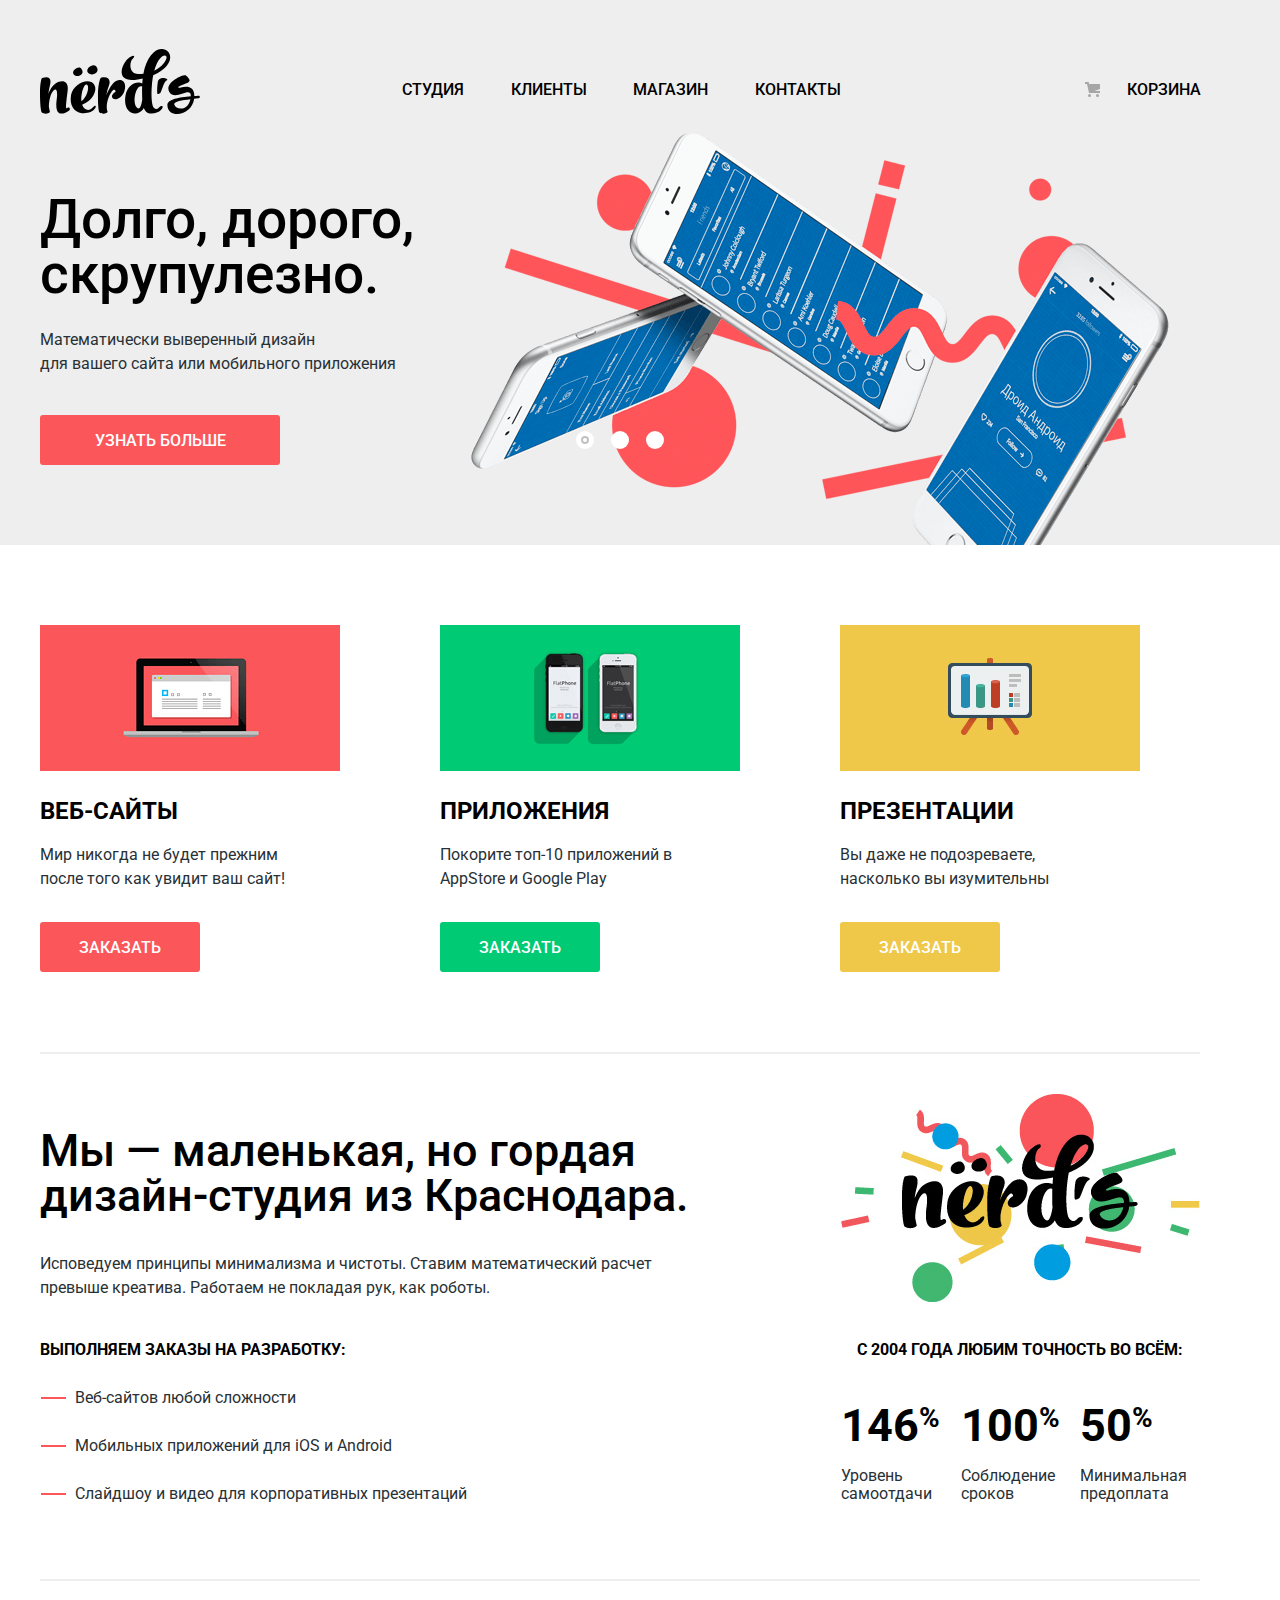
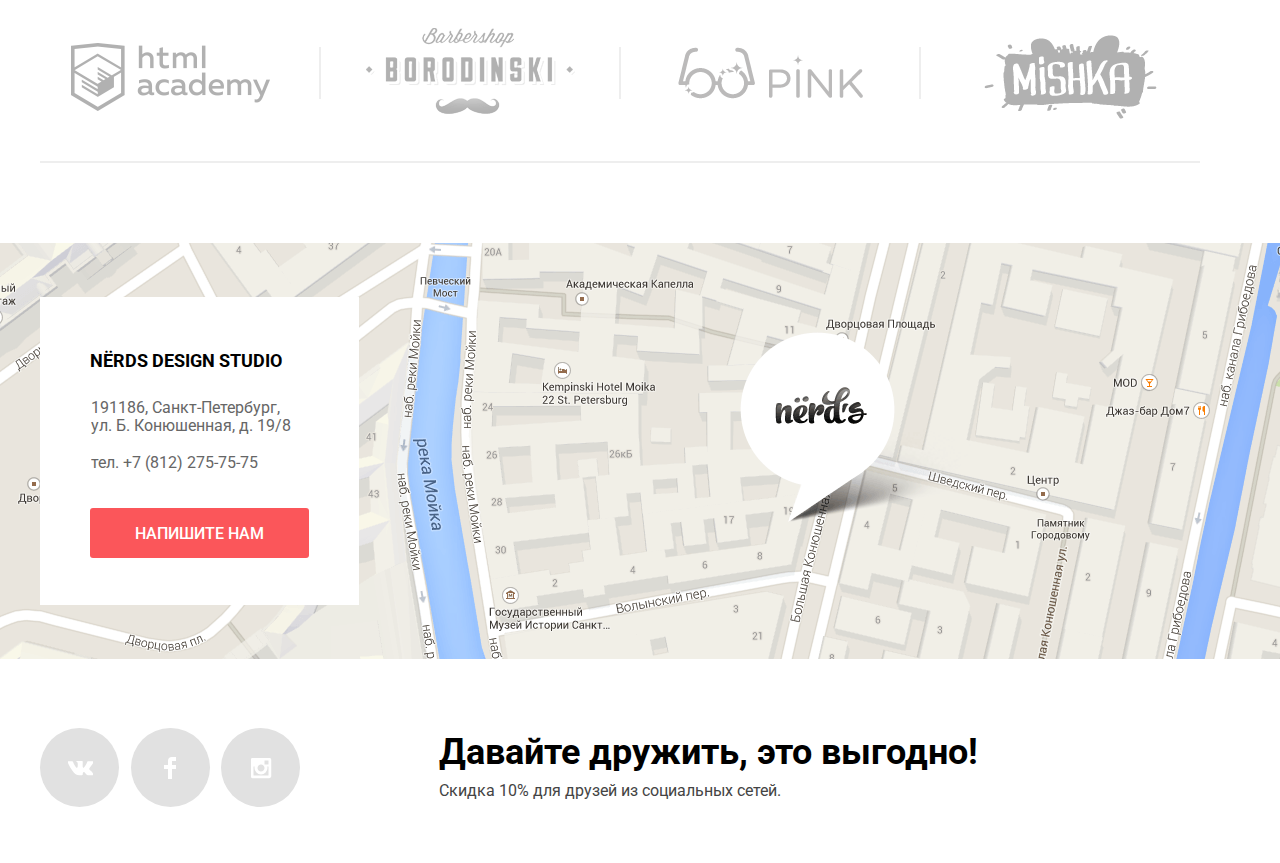
<file: index.html>
<!DOCTYPE html>
<html lang="ru">
  <head>
    <meta charset="utf-8">
    <title>Главная страница дизайн-студии Нёрдс</title>
    <link href="https://fonts.googleapis.com/css?family=Roboto:400,500,700&display=swap&subset=cyrillic" rel="stylesheet">
    <link rel="stylesheet" href="css/normalize.css">
    <link rel="stylesheet" href="css/style.min.css">
  </head>
  <body>
    <header class="main-header">
      <nav class="main-navigation">
        <div class="container">
          <a class="main-logo">
            <img src="img/index-logo.svg" width="160" height="65" alt="Дизайн-студия Нёрдс">
          </a>
          <ul class="list-navigation">
            <li>
              <a href="#">Cтудия</a>
            </li>
            <li>
              <a href="#">Клиенты</a>
            </li>
            <li>
              <a href="catalog.html">Магазин</a>
            </li>
            <li>
              <a href="#">Контакты</a>
            </li>
          </ul>
          <ul class="user-cart">
            <li>
              <a class="cart-link" href="#">Корзина</a>
            </li>
          </ul>
        </div>  
      </nav><!--End main navigation--> 
    </header><!--End main header-->
    <main>
      <h1 class="visually-hidden">Дизайн-студия Нёрдс</h1>
      <div class="slider">
        <ul class="slide-list">
          <li class="slide active">
            <b>Долго, дорого,<br> скрупулезно.</b>
            <p>
              Математически выверенный дизайн<br>
              для вашего сайта или мобильного приложения
            </p>
            <a class="btn btn-slider" href="#">Узнать больше</a>
          </li>
          <li class="slide">
            <b>Любим математику как никто другой</b>
            <p>
              Никакого креатива, только математические
              формулы для расёта идеальных пропорций.
            </p>
            <a class="btn btn-slider" href="#">Узнать больше</a>
          </li>
          <li class="slide">
            <b>Только ночь,<br> только хардкор</b>
            <p>
              Работать днем, как все? Мы против этого.<br>
              Ближе к полуночи работа только начинается.
            </p>
            <a class="btn btn-slider" href="#">Узнать больше</a>
          </li>
        </ul>
        <div class="slider-controls">
          <button type="button" class="slider-toggle active-toggle">
            <span class="visually-hidden">Слайд 1</span>
          </button>
          <button type="button" class="slider-toggle">
            <span class="visually-hidden">Слайд 2</span>
          </button>
          <button type="button" class="slider-toggle">
            <span class="visually-hidden">Слайд 3</span>
          </button>
        </div>
      </div><!--End main slider-->
      <section class="services container">
        <h2 class="visually-hidden">Услуги</h2>
        <div class="service-block service-web">
          <h3>Веб-сайты</h3>
          <p>
            Мир никогда не будет прежним
            после того как увидит ваш сайт!
          </p>
          <a class="btn btn-web" href="#">Заказать</a>
        </div>
        <div class="service-block service-app">
          <h3>Приложения</h3>
          <p>
            Покорите топ-10 приложений в
            AppStore и Google Play
          </p>
          <a class="btn btn-app" href="#">Заказать</a>
        </div>
        <div class="service-block service-presentation">
          <h3>Презентации</h3>
          <p>
            Вы даже не подозреваете,
            насколько вы изумительны
          </p>
          <a class="btn btn-presentation" href="#">Заказать</a>
        </div>
      </section><!--End section services-->
      <section class="about-us container">
        <h2 class="visually-hidden">О нас</h2>
        <div class="development">
          <b>Мы &#8212; маленькая, но гордая дизайн-студия из Краснодара.</b>
          <p>
            Исповедуем принципы минимализма и чистоты. Ставим математический расчет
            превыше креатива. Работаем не покладая рук, как роботы.
          </p>
          <span class="about-us-text">Выполняем заказы на разработку:</span>
          <ul class="list-develop">
            <li>Веб-сайтов любой сложности</li>
            <li>Мобильных приложений для iOS и Android</li>
            <li>Слайдшоу и видео для корпоративных презентаций</li>
          </ul>
        </div>
        <div class="advantages">
          <table>
            <caption class="about-us-text">с 2004 года любим точность во всём:</caption>
            <tr>
              <th>146<sup>%</sup></th>
              <th>100<sup>%</sup></th>
              <th>50<sup>%</sup></th>
            </tr>
            <tr>
              <td>Уровень самоотдачи</td>
              <td>Соблюдение сроков</td>
              <td>Минимальная предоплата</td>
            </tr>
          </table>
        </div>
      </section><!--End section about us-->
      <section class="partners">
        <h2 class="visually-hidden">Наши партнеры</h2>
        <ul class="partners-list">
          <li>
            <a href="https://htmlacademy.ru/intensive/htmlcss">
              <img class="partners-logo" src="img/partners/logo-1.png" width="199" height="68" alt="Веб-сайт партнера HTMLAcademy">
            </a>
          </li>
          <li>
            <a href="#">
              <img class="partners-logo" src="img/partners/logo-2.png" width="209" height="90" alt="Веб-сайт партнера Bardershop">
            </a>
          </li>
          <li>
            <a href="#">
              <img class="partners-logo" src="img/partners/logo-3.png" width="185" height="52" alt="Веб-сайт партнера Pink">
            </a>
          </li>
          <li>
            <a href="#">
              <img class="partners-logo" src="img/partners/logo-4.png" width="173" height="84" alt="Веб-сайт партнера Mishka">
            </a>
          </li>
      </ul>
      </section><!--End section partners-->
    </main><!--End main content-->
    <footer class="main-footer">
      <section class="map">
        <div class="container">
          <div class="map-info">
            <h2>Nёrds design studio</h2>
            <p>
              191186, Санкт-Петербург, 
              ул. Б. Конюшенная, д. 19/8
              <a class="phone" href="tel:+78122757575">тел. +7 (812) 275-75-75</a>
            </p>
            <a class="btn btn-popup" href="write-us.html">Напишите нам</a>
          </div>
        </div>
        <div class="map-img">
          <iframe 
            src="https://www.google.com/maps/embed?pb=!1m18!1m12!1m3!1d1998.603787253323!2d30.320858716385143!3d59.93871648187622!2m3!1f0!2f0!3f0!3m2!1i1024!2i768!4f13.1!3m3!1m2!1s0x4696310fca145cc1%3A0x42b32648d8238007!2z0JHQvtC70YzRiNCw0Y8g0JrQvtC90Y7RiNC10L3QvdCw0Y8g0YPQuy4sIDE5LzgsINCh0LDQvdC60YIt0J_QtdGC0LXRgNCx0YPRgNCzLCAxOTExODY!5e0!3m2!1sru!2sru!4v1582307010902!5m2!1sru!2sru" 
            height="416" allowfullscreen=""
            title="Санкт-Петербург, ул. Б. Конюшенная, д. 19/8">
          </iframe>
        </div>
      </section>
      <div class="social-and-promo container">
        <ul class="social-list"> 
          <li>
            <a class="social-link social-vk" href="#">
              <span class="visually-hidden">Вконтакте</span>
            </a>
          </li>
          <li>
            <a class="social-link social-fb" href="#">
              <span class="visually-hidden">Фейсбук</span>
            </a>
          </li>
          <li>
            <a class="social-link social-in" href="#">
              <span class="visually-hidden">Инстаграм</span>
            </a>
          </li>
        </ul>
        <div class="footer-promo">
          <b>Давайте дружить, это выгодно!</b>
          <p>Скидка 10% для друзей из социальных сетей.</p>
        </div>
      </div>
    </footer><!--End main footer-->
    <section class="write-us">
      <h2 class="popup-title">Напишите нам</h2>
      <form class="write-us-form" action="https://echo.htmlacademy.ru" method="POST">
        <p>
          <label for="user-name">Ваше имя:</label>
          <input id="user-name" type="text" name="name" placeholder="Имя Фамилия">
        </p>
        <p>  
          <label for="user-email">Ваш e-mail:</label>
          <input id="user-email" type="email" name="email" placeholder="email@example.com">
        </p>
        <p>
          <label for="comment-field">Текcт письма:</label>
          <textarea name="comment" id="comment-field" rows="5" placeholder="В свободной форме"></textarea>
        </p>
        <button class="btn btn-write-us" type="submit">Отправить</button>
      </form>
      <button class="btn-close" type="button">
        <span class="visually-hidden">Закрыть</span>
      </button>
    </section>
    <script src="js/script.min.js"></script>
  </body>
</html>
</file>
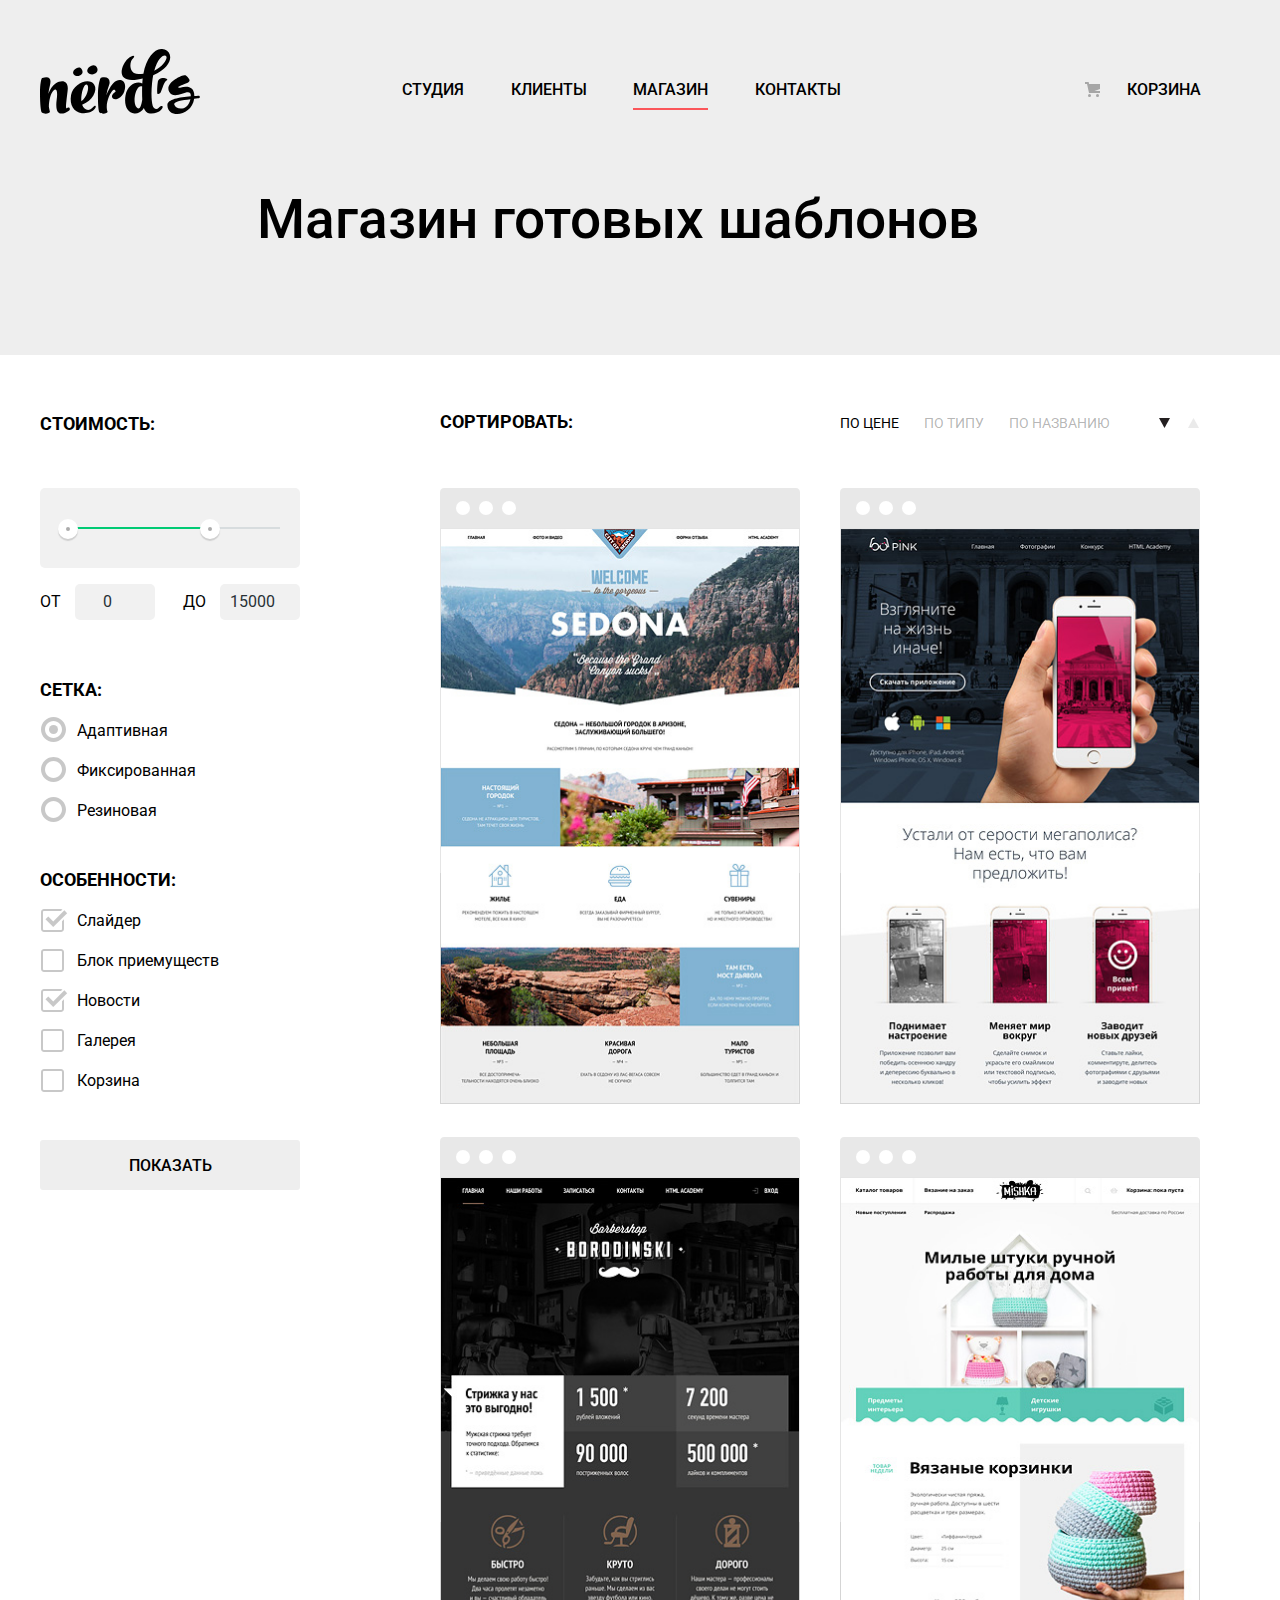
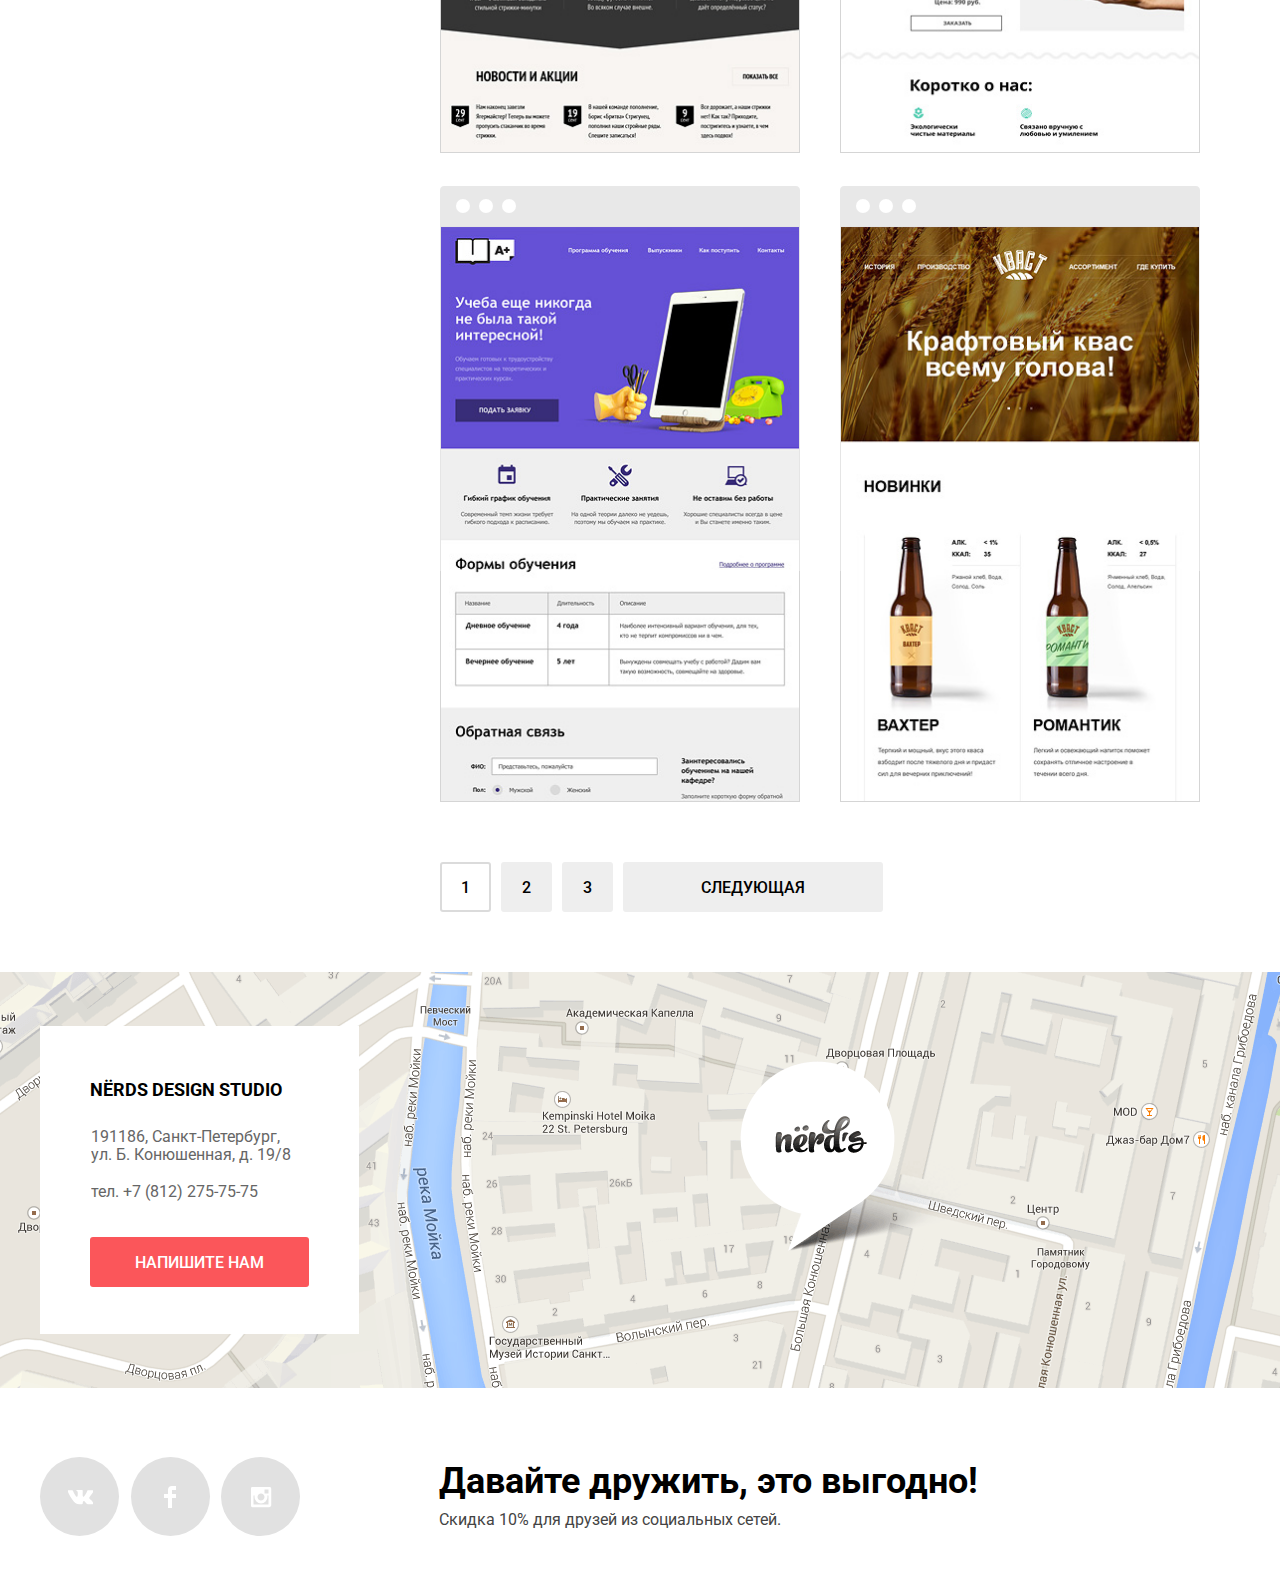
<file: catalog.html>
<!DOCTYPE html>
<html lang="ru">
  <head>
    <meta charset="utf-8">
    <title>Дизайн-студия Нёрдс</title>
    <link href="https://fonts.googleapis.com/css?family=Roboto:400,500,700&display=swap&subset=cyrillic" rel="stylesheet">
    <link rel="stylesheet" href="css/normalize.css">
    <link rel="stylesheet" href="css/style.min.css">
  </head>
  <body>
    <header class="main-header">
      <nav class="main-navigation">
        <div class="container">
          <a class="main-logo" href="index.html">
            <img class="logo" src="img/index-logo.svg" width="160" height="65" alt="Дизайн-студия Нёрдс">
          </a>
          <ul class="list-navigation">
            <li>
              <a href="#">Cтудия</a>
            </li>
            <li>
              <a href="#">Клиенты</a>
            </li>
            <li>
              <a class="active">Магазин</a>
            </li>
            <li>
              <a href="#">Контакты</a>
            </li>
          </ul>
          <ul class="user-cart">
            <li>
              <a class="cart-link" href="#">Корзина</a>
            </li>
          </ul>
        </div>
      </nav><!--End main navigation-->
    </header><!--End main header-->
    <main class="main-catalog">
      <h1 class="page-title">Магазин готовых шаблонов</h1>
      <div class="catalog-columns container">
        <section class="filter">
          <h2 class="visually-hidden">Фильтр товаров</h2>
          <form class="filter-form" action="https://echo.htmlacademy.ru" method="GET">
            <fieldset class="filter-item">
              <legend>Стоимость:</legend>
              <div class="range-filter">
                <div class="range-controls">
                  <div class="scale">
                    <div class="bar"></div>
                  </div>  
                  <div class="toggle toggle-min"></div>
                  <div class="toggle toggle-max"></div>
                </div>  
                <div class="price-controls">
                  <label class="min-price">от <input name="min-price" type="number" value="0"></label>
                  <label class="max-price">до <input name="max-price" type="number" value="15000"></label>
                </div>
              </div>
            </fieldset>
            <fieldset class="filter-item">
              <legend>Сетка:</legend>
                <ul>
                  <li class="filter-option">
                    <input class="visually-hidden filter-input filter-input-radio" type="radio" name="grid" id="adaptive" value="adaptive" checked>
                    <label for="adaptive">Адаптивная</label>
                  </li>
                  <li class="filter-option">
                    <input class="visually-hidden filter-input filter-input-radio" type="radio" name="grid" id="fixed" value="fixed">
                    <label for="fixed">Фиксированная</label>
                  </li>
                  <li class="filter-option">
                    <input class="visually-hidden filter-input filter-input-radio" type="radio" name="grid" id="responsive" value="responsive">
                    <label for="responsive">Резиновая</label>
                  </li>
              </ul>
            </fieldset>
            <fieldset class="filter-item">
              <legend>Особенности:</legend>
                <ul>
                  <li class="filter-option">
                    <input class="visually-hidden filter-input filter-input-checkbox" type="checkbox" id="slider" name="slider" value="slider" checked>
                    <label for="slider">Слайдер</label>
                  </li>
                  <li class="filter-option">
                    <input class="visually-hidden filter-input filter-input-checkbox" type="checkbox" id="advantage-block" name="advantage-block" value="advantage-block">
                    <label for="advantage-block">Блок приемуществ</label>
                  </li>
                  <li class="filter-option">
                    <input class="visually-hidden filter-input filter-input-checkbox" type="checkbox" id="news" name="news" value="news" checked>
                    <label for="news">Новости</label>
                  </li>
                  <li class="filter-option">
                    <input class="visually-hidden filter-input filter-input-checkbox" type="checkbox" id="gallery" name="gallery" value="gallery">
                    <label for="gallery">Галерея</label>
                  </li>
                  <li class="filter-option">
                    <input class="visually-hidden filter-input filter-input-checkbox" type="checkbox" id="cart" name="cart" value="cart">
                    <label for="cart">Корзина</label>
                  </li>
                </ul>
            </fieldset>
            <button class="btn btn-catalog btn-filter" type="submit">Показать</button>
        </form>
        </section><!--End sidebar-->
        <section class="catalog">
          <h2 class="visually-hidden">Магазин предложений</h2>
          <section class="catalog-sort">
            <h3 class="visually-hidden">Сортировка шаблонов</h3>
            <p class="sort-title">Сортировать:</p>
            <ul class="sort-list sort-category">
              <li>
                <a class="sort-active" href="#">По цене</a>
              </li>
              <li>
                <a href="#">По типу</a>
              </li>
              <li>
                <a href="#">По названию</a>
              </li>
            </ul>
            <ul class="sort-list sort-type">
              <li>
                <a class="sort-item sort-ascending" href="#">
                  <span class="visually-hidden">По возрастанию</span>
                </a>
              </li>
              <li>
                <a class="sort-item sort-descending sort-active" href="#">
                  <span class="visually-hidden">По убыванию</span>
                </a>
              </li>
            </ul>
          </section>
          <section class="catalog-items">
            <h2 class="visually-hidden">Каталог макетов дизайн-студии Нёрдс</h2>
            <article class="catalog-item">
              <div class="item-info">
                <h3>
                  <a class="item-title" href="#">Sedona</a>
                </h3>
                <p>Информационный сайт для&nbsp;туристов</p>
                <a class="btn btn-price" href="#">9 900 руб.</a> 
              </div>
              <img src="img/templates/sedona.jpg" width="360" height="576" alt="Макет сайта Sedona">
            </article>
            <article class="catalog-item">
              <div class="item-info">
                <h3>
                  <a class="item-title" href="#">Pink App</a>
                </h3>
                <p>Продуктовый лендинг приложения для iOS и Android</p>
                <a class="btn btn-price" href="#">9 900 руб.</a>  
              </div>
              <img src="img/templates/pink.jpg" width="360" height="576" alt="Макет сайта Pink App">
            </article>
            <article class="catalog-item">
              <div class="item-info">
                <h3>
                  <a class="item-title" href="#">Barbershop</a>
                </h3>
                <p>Сайт салона красоты. Для&nbsp;мужчин,&nbsp;да.</p>
                <a class="btn btn-price" href="#">9 900 руб.</a>  
              </div>
              <img src="img/templates/barbershop.jpg" width="360" height="576" alt="Макет сайта Barbershop">
            </article>
            <article class="catalog-item">
              <div class="item-info">
                <h3>
                  <a class="item-title" href="#">Mishka</a>
                </h3>
                <p>Интернет магазин вязаных&nbsp;игрушек</p>
                <a class="btn btn-price" href="#">9 900 руб.</a>  
              </div>
              <img src="img/templates/mishka.jpg" width="360" height="576" alt="Макет сайта Mishka">
            </article>
            <article class="catalog-item">
              <div class="item-info">
                <h3>
                  <a class="item-title" href="#">A Plus</a>
                </h3>
                <p>Лендинг курсов повышения квалификации</p>
                <a class="btn btn-price" href="#">9 900 руб.</a>  
              </div>
              <img src="img/templates/aplus.jpg" width="360" height="576" alt="Макет сайта APlus">
            </article>
            <article class="catalog-item">
              <div class="item-info">
                <h3>
                  <a class="item-title" href="#">Кваст</a>
                </h3>
                <p>Промо-сайт производителя крафтового кваса</p>
                <a class="btn btn-price" href="#">9 900 руб.</a> 
              </div>
              <img src="img/templates/kvast.jpg" width="360" height="576" alt="Макет сайта Кваст">
            </article>
          </section>
          <section class="pagination">
            <h2 class="visually-hidden">Навигатор по страницам</h2>
            <ul>
              <li>
                <a class="btn btn-catalog current" href="#" >1</a>
              </li>
              <li>
                <a class="btn btn-catalog" href="#">2</a>
              </li>
              <li>
                <a class="btn btn-catalog" href="#">3</a>
              </li>  
              <li>
                <a class="btn btn-catalog btn-next" href="#">Следующая</a>
              </li>
            </ul>
          </section>
        </section><!--End catalog-->
      </div>
    </main><!--End main content-->
    <footer class="main-footer">
      <section class="map">
        <div class="container">
          <div class="map-info">
            <h2>Nёrds design studio</h2>
            <p>
              191186, Санкт-Петербург, 
              ул. Б. Конюшенная, д. 19/8
              <a class="phone" href="tel:+78122757575">тел. +7 (812) 275-75-75</a>
            </p>
            <a class="btn btn-popup" href="write-us.html">Напишите нам</a>
          </div>
        </div>
        <div class="map-img">
          <iframe 
            src="https://www.google.com/maps/embed?pb=!1m18!1m12!1m3!1d1998.603787253323!2d30.320858716385143!3d59.93871648187622!2m3!1f0!2f0!3f0!3m2!1i1024!2i768!4f13.1!3m3!1m2!1s0x4696310fca145cc1%3A0x42b32648d8238007!2z0JHQvtC70YzRiNCw0Y8g0JrQvtC90Y7RiNC10L3QvdCw0Y8g0YPQuy4sIDE5LzgsINCh0LDQvdC60YIt0J_QtdGC0LXRgNCx0YPRgNCzLCAxOTExODY!5e0!3m2!1sru!2sru!4v1582307010902!5m2!1sru!2sru" 
            height="416" allowfullscreen=""
            title="Санкт-Петербург, ул. Б. Конюшенная, д. 19/8">
          </iframe>
        </div>
      </section>
      <div class="social-and-promo container">
        <ul class="social-list"> 
          <li>
            <a class="social-link social-vk" href="#">
              <span class="visually-hidden">Вконтакте</span>
            </a>
          </li>
          <li>
            <a class="social-link social-fb" href="#">
              <span class="visually-hidden">Фейсбук</span>
            </a>
          </li>
          <li>
            <a class="social-link social-in" href="#">
              <span class="visually-hidden">Инстаграм</span>
            </a>
          </li>
        </ul>
        <div class="footer-promo">
          <b>Давайте дружить, это выгодно!</b>
          <p>Скидка 10% для друзей из социальных сетей.</p>
        </div>
      </div>
    </footer><!--End main footer-->
    <section class="write-us">
      <h2 class="popup-title">Напишите нам</h2>
      <form class="write-us-form" action="https://echo.htmlacademy.ru" method="POST">
        <p>
          <label for="user-name">Ваше имя:</label>
          <input id="user-name" type="text" name="name" placeholder="Имя Фамилия">
        </p>
        <p>  
          <label for="user-email">Ваш e-mail:</label>
          <input id="user-email" type="email" name="email" placeholder="email@example.com">
        </p>
        <p>
          <label for="comment-field">Текст письма:</label>
          <textarea name="comment" id="comment-field" rows="5" placeholder="В свободной форме"></textarea>
        </p>
        <button class="btn btn-write-us" type="submit">Отправить</button>
      </form>
      <button class="btn-close" type="button">
        <span class="visually-hidden">Закрыть</span>
      </button>
    </section>
    <script src="js/script.min.js"></script>
  </body>
</html>
</file>
<file: css/style.min.css>
@-webkit-keyframes bounce{0%{-webkit-transform:translate(-50%,200%);transform:translate(-50%,200%)}70%{-webkit-transform:translate(-50%,-35%);transform:translate(-50%,-35%)}90%{-webkit-transform:translate(-50%,-55%);transform:translate(-50%,-55%)}to{-webkit-transform:translate(-50%,-50%);transform:translate(-50%,-50%)}}@keyframes bounce{0%{-webkit-transform:translate(-50%,200%);transform:translate(-50%,200%)}70%{-webkit-transform:translate(-50%,-35%);transform:translate(-50%,-35%)}90%{-webkit-transform:translate(-50%,-55%);transform:translate(-50%,-55%)}to{-webkit-transform:translate(-50%,-50%);transform:translate(-50%,-50%)}}@-webkit-keyframes shake{0%,to{-webkit-transform:translate(-50%,-50%);transform:translate(-50%,-50%)}10%,30%,50%,70%,90%{-webkit-transform:translate(calc(-50% - 10px),-50%);transform:translate(calc(-50% - 10px),-50%)}20%,40%,60%,80%{-webkit-transform:translate(calc(-50% + 10px),-50%);transform:translate(calc(-50% + 10px),-50%)}}@keyframes shake{0%,to{-webkit-transform:translate(-50%,-50%);transform:translate(-50%,-50%)}10%,30%,50%,70%,90%{-webkit-transform:translate(calc(-50% - 10px),-50%);transform:translate(calc(-50% - 10px),-50%)}20%,40%,60%,80%{-webkit-transform:translate(calc(-50% + 10px),-50%);transform:translate(calc(-50% + 10px),-50%)}}body{padding:0;font-family:Roboto,Arial,sans-serif;font-size:16px;letter-spacing:normal;font-weight:400;line-height:24px;color:#000;background-color:#fff}a{text-decoration:none}.container{width:1200px;margin:0 auto}.btn{display:inline-block;box-sizing:border-box;min-height:50px;padding:14px 52px 12px;border-radius:3px;font:inherit;text-align:center;color:#fff;vertical-align:middle;text-transform:uppercase;font-weight:500;background-color:#fb565a;border:0;cursor:pointer}.btn:hover{background-color:#e74246}.btn:active{background-color:#d7373b;color:rgba(255,255,255,.3)}.main-navigation{background-color:#eee}.main-navigation .container{display:flex;align-items:flex-end;min-height:114px;padding:0 20px}.main-logo{display:block;width:160px;height:65px;margin-right:202px}.logo:hover{opacity:.8}.logo:active{opacity:.3}.main-navigation ul{padding:0;margin:64px 0 0}.list-navigation{display:flex;justify-content:space-between;flex-wrap:wrap;width:439px}.user-cart{display:flex;justify-content:flex-end;align-items:center}.user-cart .cart-link{position:relative;padding-left:41px;margin-left:245px}.cart-link::before{content:"";position:absolute;left:-1px;bottom:11px;width:15px;height:15px;background-image:url(../img/icons/cart-icon.svg);background-repeat:no-repeat;background-position:center}.main-navigation li{text-transform:uppercase;list-style:none;font-weight:500}.list-navigation a,.user-cart a{display:block;color:inherit;padding-top:12px;padding-bottom:6px;margin-bottom:6px}.main-navigation a:hover{color:#fb565a}.catalog-sort a,.main-navigation a:active{color:rgba(0,0,0,.3)}.main-navigation .active{pointer-events:none;box-shadow:0 2px #fb565a}.page-title,.slider{background-color:#eee}.page-title{width:100%;margin:0 0 54px -22px;padding-top:75px;padding-bottom:106px;padding-right:22px;font-size:55px;font-weight:500;color:#000;text-align:center;line-height:60px}.slider{position:relative;box-sizing:border-box;padding:0;margin-bottom:79px}.slide-list{display:flex;list-style:none;margin:0;padding:0}.slide-list .active{display:block}.slide{display:none;width:1200px;min-height:424px;box-sizing:border-box;margin:0 auto;padding:15px 0 0;background-color:#eee;background-repeat:no-repeat}.slide:nth-of-type(1){background-image:url(../img/slides/slide1.png);background-position:431px 18px}.slide:nth-of-type(2){background-image:url(../img/slides/slide2.png);background-position:516px 0}.slide:nth-of-type(3){background-image:url(../img/slides/slide3.png);background-position:421px 18px}.slide b{display:block;width:515px;line-height:55px;font-size:55px;font-weight:500;padding-top:63px;padding-bottom:10px}.slide p{width:409px;padding-bottom:23px;color:#283136}.btn-slider{width:240px;margin-bottom:80px}.slider-controls{display:flex;justify-content:space-between;position:absolute;bottom:96px;left:50%;width:88px;-webkit-transform:translateX(-64px);transform:translateX(-64px)}.slider-controls button{position:relative;width:18px;height:18px;box-sizing:border-box;border:0;border-radius:50%;background-color:#fff;cursor:pointer}.active-toggle::before{content:"";position:absolute;top:50%;left:50%;width:8px;height:8px;box-sizing:border-box;border:2px solid #c1c1c1;border-radius:50%;-webkit-transform:translate(-50%,-50%);transform:translate(-50%,-50%);z-index:2}.service-block h3{margin:0;padding:29px 0 4px;text-transform:uppercase;font-size:24px;font-weight:700}.services{position:relative;display:flex;padding-bottom:82px}.service-block{position:relative;padding-top:146px;width:300px;margin-right:155px}.about-us .advantages::before,.service-block::before{content:"";position:absolute;top:1px;left:0;width:300px;height:146px;background-position:0 0;background-repeat:no-repeat}.service-web::before{background-image:url(../img/services/service-web.png);background-color:#e74246}.service-app::before{background-image:url(../img/services/service-app.png);background-color:#00bc6c}.service-presentation::before{background-image:url(../img/services/service-presentation.png);background-color:#efc84a}.service-block p{width:245px;padding-bottom:15px;color:#283136}.btn-app,.btn-presentation,.btn-web{width:160px;padding-left:39px;padding-right:40px}.service-block .btn-app{background-color:#00ca74}.service-block .btn-app:hover{background-color:#00bc6c}.service-block .btn-app:active{background-color:#00aa62}.service-block .btn-presentation{background-color:#efc84a}.service-block .btn-presentation:hover{background-color:#eab534}.service-block .btn-presentation:active{background-color:#e5a722}.about-us{position:relative;display:flex;margin-top:35px;padding-bottom:75px;padding-left:20px;padding-right:20px}.development{width:650px;padding-top:39px;margin-right:150px}.advantages{position:relative;padding-top:249px}.about-us .advantages::before{top:5px;width:360px;height:208px;background-image:url(../img/bg/nerds-illustration.png)}.advantages table{width:360px;padding:0;margin:0;border-collapse:collapse;text-align:left}.about-us b,.advantages th{font-size:45px;line-height:45px}.about-us b{font-weight:500}.about-us-text{text-transform:uppercase;font-weight:700}.about-us p,.about-us td,.list-develop{color:#283136}.about-us p{padding-top:18px;padding-bottom:22px}.list-develop{list-style:none;margin:0;padding:0}.list-develop li{position:relative;padding-left:35px;margin-top:24px}.list-develop li::before{content:"";position:absolute;bottom:50%;left:1px;height:2px;width:25px;background-color:#fb565a;-webkit-transform:translateY(50%);transform:translateY(50%)}.advantages th{width:120px;padding-top:41px}.advantages td{line-height:18px;padding-top:18px}.advantages sup{font-size:28px}.partners{position:relative;width:1240px;margin:0 auto 25px}.partners-list{display:flex;justify-content:space-between;align-content:flex-end;align-items:center;flex-wrap:wrap;list-style:none;padding:46px 0 37px;margin:0 40px 0 0}.partners-list li{position:relative;flex-basis:25%;flex-grow:1;height:100%;margin:0;padding:0;text-align:center}.partners-list li:first-of-type,.partners-list li:last-of-type{padding-top:8px}.partners-list li:not(:nth-child(4n+1))::after{content:"";position:absolute;bottom:50%;left:-1px;width:2px;height:52px;background-color:#eee;-webkit-transform:translateY(50%) translateY(-4px);transform:translateY(50%) translateY(-4px)}.partners-logo{opacity:.3}.partners-logo:hover{opacity:1}.partners-logo:active{opacity:.1}.about-us::after,.partners::after,.services::after{content:"";position:absolute;bottom:0;width:1160px;height:2px;background-color:#eee}.about-us::after,.partners::after{left:20px}.services::after{left:0}.catalog-columns{display:flex;align-items:flex-start;padding-right:20px;padding-left:20px}.filter{width:260px;margin-right:140px}.filter-item{border:0;padding:0;margin:0 0 24px}.filter .filter-item:last-child{margin-bottom:0}.range-filter{margin-top:49px;margin-bottom:31px}.range-controls{position:relative;height:41px;margin-bottom:16px;padding-top:39px;padding-right:20px;padding-left:20px;background-color:#f1f1f1;border-radius:5px}.range-controls .scale{height:2px;background:#d7dcde}.range-controls .bar{width:70%;height:2px;background:#00ca74}.range-controls .toggle{position:absolute;top:31px;left:0;width:4px;height:4px;padding:0;border:8px solid #fff;background-color:#ababab;box-shadow:0 2px 1px 0 #cfcfcf;border-radius:50%;cursor:pointer}.range-controls .toggle-min{left:18px}.range-controls .toggle-max{left:160px}.price-controls{font-size:0}.price-controls label{display:inline-block;vertical-align:middle;width:50%;font-size:16px;text-transform:uppercase}.price-controls input{width:60px;padding:9px 10px;margin-left:10px;font-family:Roboto,Arial,sans-serif;font-size:16px;text-align:center;color:#283136;border:0;border-radius:5px;background:#f1f1f1}.max-price{text-align:right}.filter-form ul{list-style:none;line-height:20px;padding:0}.filter-option{margin-bottom:20px;padding-left:37px}.filter-option label{position:relative;display:block;cursor:pointer;-webkit-user-select:none;-moz-user-select:none;-ms-user-select:none;user-select:none}.filter-input-checkbox+label::before,.filter-input-radio+label::before{content:"";position:absolute;left:-36px;background-position:0 0;background-repeat:no-repeat}.filter-input-radio+label::before{top:-4px}.filter-input-checkbox+label::before{top:-2px;width:27px;height:23px;background-image:url(../img/icons/checkbox-off.svg)}.filter-input-checkbox:checked+label::before{background-image:url(../img/icons/checkbox-on.svg)}.filter-input-radio+label::before{width:25px;height:25px;background-image:url(../img/icons/radio-off.svg)}.filter-input-radio:checked+label::before{background-image:url(../img/icons/radio-on.svg)}.filter-input+label::before,.filter-input:checked+label::before{opacity:.3}.filter-input+label:hover:before,.filter-input:checked+label:hover::before,.filter-input:focus+label::before,.filter-input:focus:checked+label::before{opacity:1}.catalog-sort .sort-title,.filter-form legend{font-size:18px;line-height:30px;font-weight:700;text-transform:uppercase}.filter-form legend{padding-bottom:0}.filter-input:disabled+label{color:rgba(40,49,54,.3)}.catalog-sort .sort-list{position:relative;display:flex;justify-content:flex-end;flex-wrap:wrap;font-size:14px;line-height:18px;list-style:none;text-align:right;text-transform:uppercase;margin:0;padding:0}.sort-category{width:536px}.sort-type{width:40px}.sort-title{display:block;padding:0;margin:-2px 0 0}.catalog-sort{display:flex;justify-content:space-between;align-items:center;line-height:18px;padding:0;margin:0 0 51px}.sort-list li{padding-right:25px}.sort-item::before{content:"";position:absolute;right:1px;top:50%;-webkit-transform:translateY(-50%);transform:translateY(-50%);width:11px;height:10px;background-position:0 0;background-repeat:no-repeat}.sort-ascending::before{background-image:url(../img/icons/icon-up-dir.svg)}.sort-descending::before{right:30px;background-image:url(../img/icons/icon-down-dir.svg)}.sort-item::before{opacity:.09}.sort-item:focus::before,.sort-item:hover::before{opacity:.4}.catalog-item:hover::before,.sort-active.sort-item::before,.sort-item:active::before{opacity:1}.catalog-sort a:focus,.catalog-sort a:hover{color:rgba(0,0,0,.6)}.catalog-sort .sort-active,.catalog-sort a:active{color:#000}.btn-catalog{padding:17px 21px 15px;line-height:18px;color:inherit;background-color:#eee}.btn-next{padding-left:78px;padding-right:78px}.btn-catalog:hover{background-color:#dfdfdf}.btn-catalog:active{color:rgba(0,0,0,.3);background-color:#d5d5d5;border:3px solid rgba(0,1,1,.1)}.btn-filter{margin-top:5px;padding-left:89px;padding-right:88px}.catalog-items{width:760px;margin-bottom:27px;display:flex;justify-content:space-between;flex-wrap:wrap}.catalog-item img{box-sizing:border-box;border:1px solid rgba(0,1,1,.1)}.catalog-item{position:relative;height:576px;padding-top:40px;margin-bottom:33px}.catalog-item::before{content:"";position:absolute;top:0;width:360px;height:40px;background-image:url(../img/icons/browser.svg);background-position:0 0;background-repeat:repeat;opacity:.12}.catalog-item:hover{box-shadow:0 6px 15px 5px rgba(0,1,1,.25)}.item-info{position:absolute;bottom:0;padding:27px 60px 42px;box-sizing:border-box;background-color:#eee;min-height:231px;max-height:576px;text-align:center;overflow-y:auto;z-index:-1}.item-info .item-title{text-transform:uppercase;font-size:18px;line-height:30px;padding:0;margin:0;color:inherit}.item-info h3{margin:0;padding:0 0 3px}.item-info p{display:block;line-height:18px;color:#666;max-height:383px;margin:0;padding:12px 0 0;overflow-y:auto}.item-info .item-title:hover{color:#fb565a}.item-info .item-title:active{color:rgba(0,0,0,.3)}.catalog-item:hover .item-info,.item-info:focus-within{z-index:1}.btn-price{min-width:200px;margin:30px auto 0;padding-left:61px;padding-right:59px}.btn-price:active{color:#fff}.pagination{width:760px;margin:0 0 5px}.pagination ul{display:flex;justify-content:flex-start;align-items:center;margin:0;padding:0;list-style:none}.pagination li{padding:0 10px 0 0}.pagination .current{pointer-events:none;cursor:default;background-color:#fff;box-shadow:inset 0 0 0 2px #dbdbdb}.map,.map .container{position:relative}.map .container{padding:55px 20px 16px;height:416px}.map-img,.map-info{position:absolute;background-color:#fff}.map-info{box-sizing:border-box;top:109px;left:20px;width:319px;height:308px;padding:17px 50px 40px;z-index:2}.map-info h2{font-size:18px;font-weight:700;text-transform:uppercase;margin-top:35px;color:#000}.map-info p{width:202px;font-size:16px;line-height:18px;color:#666;margin:26px 0 0 1px;overflow-y:auto}.map-info .phone{color:inherit;line-height:55px}.map-img{top:55px;left:0;width:100%;height:416px;background-image:url(../img/bg/map2.png);background-repeat:no-repeat;background-position:center}.map-img iframe{width:100%;height:416px;border:0}.btn-popup{min-width:219px;min-height:50px;margin-top:18px;padding-left:44px;padding-right:44px}.social-and-promo{display:flex;align-items:center;padding:53px 20px 56px}.footer-promo{margin-right:auto;margin-left:139px;padding:0}.social-list{display:flex;justify-content:space-between;flex-wrap:wrap;width:260px;list-style:none;margin:0;padding-left:0}.social-link{display:flex;align-items:center;justify-content:center;position:relative;width:79px;height:79px;border-radius:50%;background-color:#e1e1e1}.social-link::before{content:"";position:absolute;top:50%;left:50%;-webkit-transform:translate(-50%,-50%);transform:translate(-50%,-50%);background-position:0 0;background-repeat:no-repeat}.social-vk::before{width:25px;height:15px;background-image:url(../img/icons/vk-icon.svg)}.social-fb::before{width:12px;height:22px;background-image:url(../img/icons/fb-icon.svg)}.social-in::before{width:21px;height:21px;background-image:url(../img/icons/insta-icon.svg)}.social-link:focus,.social-link:hover{background-color:#e74246}.social-link:active{background-color:#d7373b}.social-link:active::before{opacity:.3}.footer-promo b{display:block;margin:0 0 10px;font-size:36px;line-height:36px;font-weight:700}.footer-promo p{display:block;margin:0;color:#444;line-height:22px}.write-us{display:none;position:fixed;top:50%;left:50%;width:960px;background-color:#fff;min-height:590px;box-shadow:0 20px 40px 0 rgba(0,1,1,.75);-webkit-transform:translate(-50%,-50%);transform:translate(-50%,-50%);z-index:2}.modal-show{display:block;-webkit-animation:bounce .2s;animation:bounce .2s}.modal-error{-webkit-animation:shake .6s;animation:shake .6s}.write-us .popup-title{font-size:45px;line-height:45px;font-weight:500;padding:66px 0 0;margin:0 0 0 98px}.write-us-form{display:flex;justify-content:space-between;flex-wrap:wrap;width:760px;margin:26px 100px 36px}.write-us-form label{display:block;padding-bottom:11px;line-height:17px;font-weight:700}.write-us-form input,.write-us-form textarea{box-sizing:border-box;font:inherit;font-weight:400;color:rgba(68,68,68,.5);border:2px solid #d7dcde;border-radius:2px;height:50px}.write-us-form input{width:360px;padding-left:15px;padding-right:15px}.write-us-form textarea{padding:8px 13px;width:760px;min-height:118px}.write-us-form input:hover,.write-us-form textarea:hover{border-color:#b4b9bb}.write-us-form input:focus,.write-us-form textarea:focus{outline:0;color:#444;border-color:#000}.write-us-form input:invalid,.write-us-form textarea:invalid{color:#e74246;border-color:#e74246}.btn-write-us{margin-top:28px;padding-left:85px;padding-right:83px}.btn-close{overflow:hidden;border:0;opacity:.3}.btn-close::before{content:"";position:absolute;right:90px;top:78px;width:21px;height:21px;background-image:url(../img/icons/close-cross.svg);background-position:0 0;background-repeat:no-repeat;cursor:pointer}.btn-close:hover{opacity:1}.btn-close:active{opacity:.1}.visually-hidden{position:absolute;width:1px;height:1px;margin:-1px;border:0;padding:0;clip:rect(0 0 0 0);overflow:hidden}
</file>
